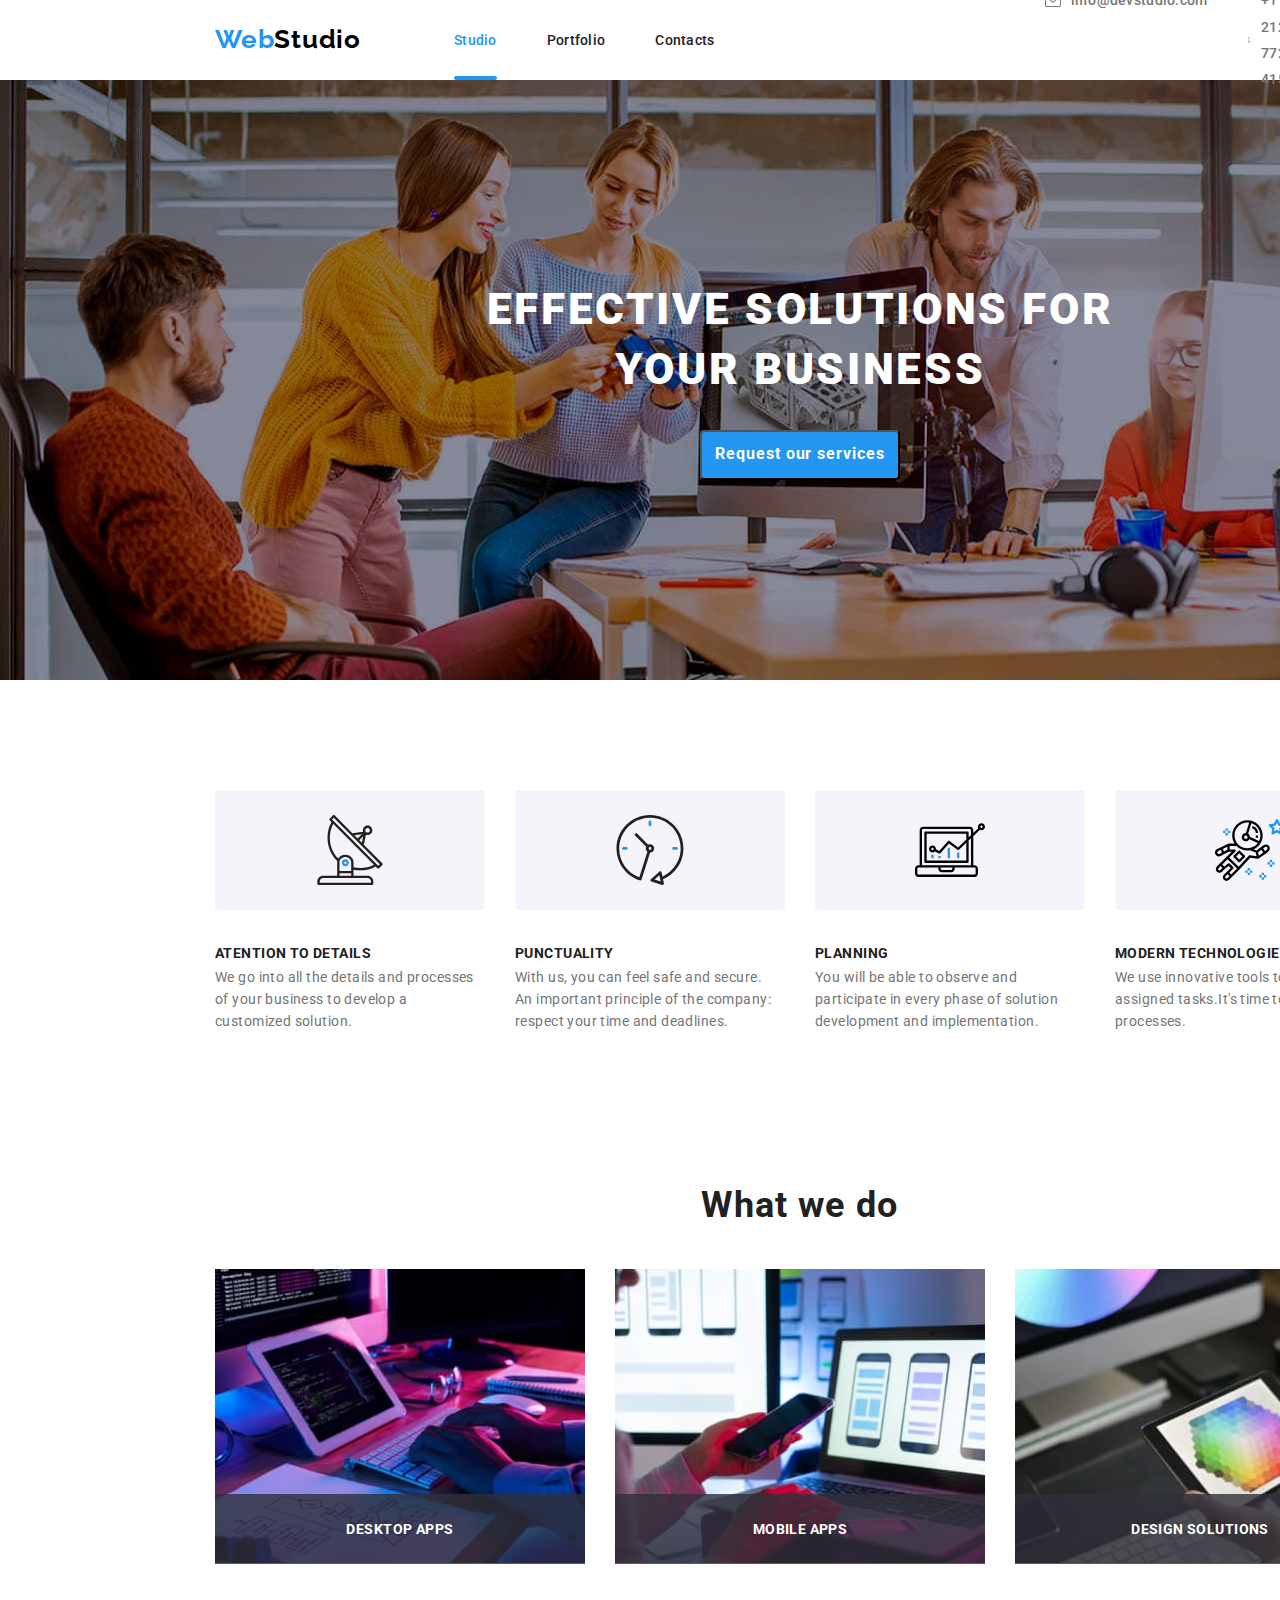
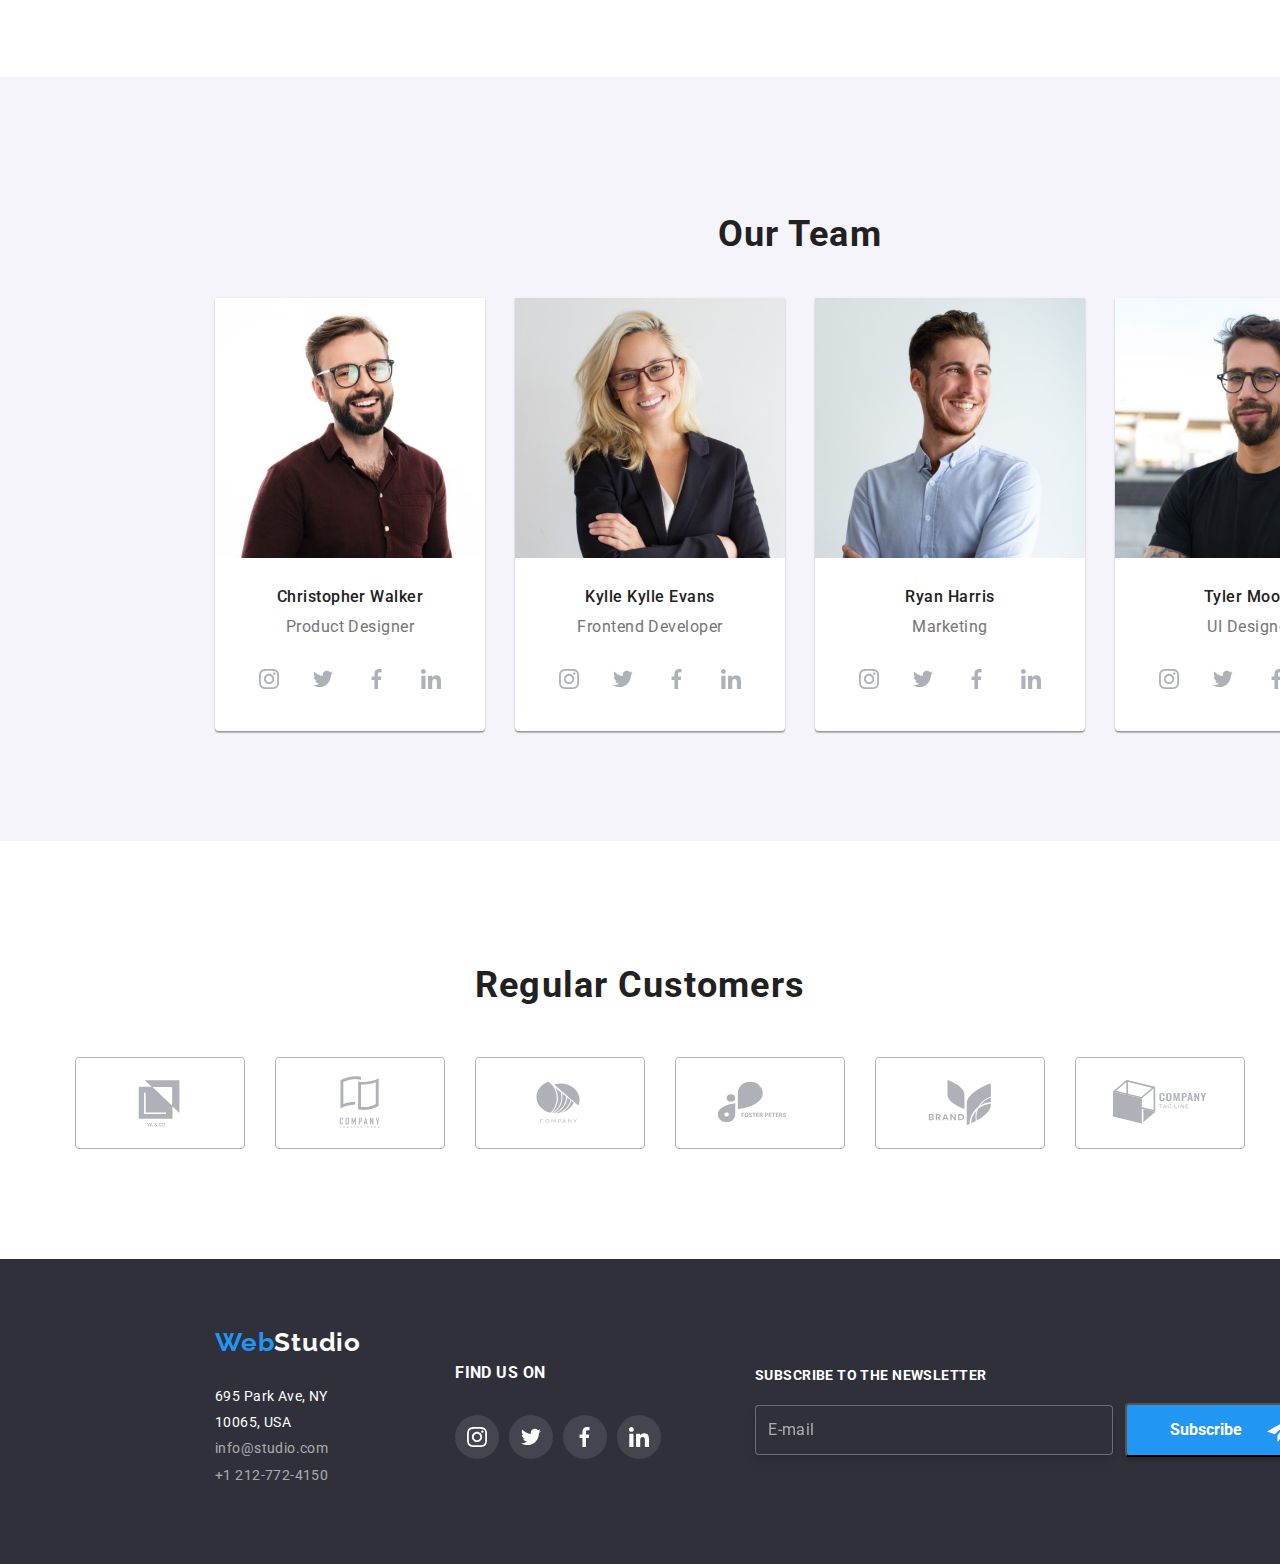
<file: index.html>
<!DOCTYPE html>
<html lang="en">
  <head>
    <meta charset="UTF-8" />
    <meta http-equiv="X-UA-Compatible" content="IE=edge" />
    <meta name="viewport" content="width=device-width, initial-scale=1.0" />
    <link rel="stylesheet" href="modern-nomalize.css" />
    <link rel="stylesheet" href="style.css" />
    <title>WebStudio</title>
  </head>
  <body>
    <!-- Header -->
    <header class="header-studio">
      <div class="container">
        <a href="https://webstudio.is" class="webstudio-logo"
          ><span class="web">Web</span>Studio</a
        >
        <nav class="main-navigation">
          <ul class="nav-links">
            <li>
              <a
                href="index.html"
                class="studio-link current-page current-page-text-color"
                >Studio</a
              >
            </li>
            <li>
              <a href="portfolio.html" class="portofolio-link">Portfolio</a>
            </li>
            <li>
              <a href="contacts" class="contacts-link">Contacts</a>
            </li>
          </ul>
        </nav>
        <ul class="header-adress">
          <li>
            <div class="header-icons">
              <a href="mailto:info@devstudio.com" aria-label="mail-icon">
                <svg class="mail-icon">
                  <use href="./images/icons.svg.svg#icon-envelope"></use>
                </svg>
                info@devstudio.com
              </a>
            </div>
          </li>
          <li></li>
          <li>
            <div class="header-icons">
              <a href="tel:+12127724150" aria-label="tel-icon">
                <svg class="tel-icon">
                  <use href="./images/icons.svg.svg#icon-smartphone"></use>
                </svg>
                +1 212-772-4150</a
              >
            </div>
          </li>
        </ul>
      </div>
    </header>

    <main>
      <!-- Hero section -->
      <section class="hero-section">
        <div class="container">
          <h1 id="title">EFFECTIVE SOLUTIONS FOR YOUR BUSINESS</h1>
          <button type="button" class="button" data-modal-open>
            Request our services
          </button>
        </div>
      </section>

      <!-- Ability section -->
      <section class="ability-section section">
        <div class="container">
          <ul>
            <li>
              <div class="div-icon">
                <svg>
                  <use href="./images/icons.svg.svg#icon-antenna"></use>
                </svg>
              </div>

              <h3>ATENTION TO DETAILS</h3>
              <p>
                We go into all the details and processes <br />of your business
                to develop a <br />customized solution.
              </p>
            </li>

            <li>
              <div class="div-icon">
                <svg>
                  <use href="./images/icons.svg.svg#icon-clock"></use>
                </svg>
              </div>

              <h3>PUNCTUALITY</h3>
              <p>
                With us, you can feel safe and secure. <br />
                An important principle of the company: <br />
                respect your time and deadlines.
              </p>
            </li>

            <li>
              <div class="div-icon">
                <svg>
                  <use href="./images/icons.svg.svg#icon-diagram"></use>
                </svg>
              </div>
              <h3>PLANNING</h3>
              <p>
                You will be able to observe and <br />
                participate in every phase of solution <br />
                development and implementation.
              </p>
            </li>

            <li>
              <div class="div-icon">
                <svg>
                  <use href="./images/icons.svg.svg#icon-astronaut"></use>
                </svg>
              </div>
              <h3>MODERN TECHNOLOGIES</h3>
              <p>
                We use innovative tools to solve <br />
                assigned tasks.It's time to simplify work <br />
                processes.
              </p>
            </li>
          </ul>
        </div>
      </section>
      <!-- "what we do" section -->
      <section class="what-we-do-section section">
        <div class="container">
          <h2>What we do</h2>
          <ul>
            <li class="what-we-do-img">
              <img
                src="./images/PC-img.jpg"
                alt="We working on computer"
                width="370"
              />
              <p>DESKTOP APPS</p>
            </li>
            <li class="what-we-do-img">
              <img
                src="./images/Phone-img.jpg"
                alt="We working on phone"
                width="370"
              />
              <p>Mobile APPS</p>
            </li>
            <li class="what-we-do-img">
              <img
                src="./images/Tablet-img.jpg"
                alt="We working on tablet"
                width="370"
              />
              <p>DESIGN SOLUTIONS</p>
            </li>
          </ul>
        </div>
      </section>
      <!-- Our Team Section -->
      <section class="our-team-section section">
        <div class="container">
          <h2>Our Team</h2>
          <ul>
            <li>
              <img
                src="./images/Christopher-Walker.jpg"
                alt="Photo"
                width="270"
              />
              <h4>Christopher Walker</h4>
              <p>Product Designer</p>
              <div class="card-social-link">
                <a
                  href="https://www.instagram.com/"
                  class="icon"
                  aria-label="Instagram"
                >
                  <svg>
                    <use href="./images/icons.svg.svg#icon-instagram"></use>
                  </svg>
                </a>
                <a
                  href="https://twitter.com/"
                  class="icon"
                  aria-label="Twitter"
                >
                  <svg>
                    <use href="./images/icons.svg.svg#icon-twitter"></use>
                  </svg>
                </a>
                <a
                  href="https://facebook.com/"
                  class="icon"
                  aria-label="Facebook"
                  ><svg>
                    <use href="./images/icons.svg.svg#icon-facebook"></use>
                  </svg>
                </a>
                <a
                  href="https://linkedin.com/"
                  class="icon"
                  aria-label="LinkedIn"
                >
                  <svg>
                    <use href="./images/icons.svg.svg#icon-linkedin"></use>
                  </svg>
                </a>
              </div>
            </li>
            <li>
              <img src="./images/Kylle-Evans.jpg" alt="Photo" width="270" />
              <h4>Kylle Kylle Evans</h4>
              <p>Frontend Developer</p>
              <div class="card-social-link">
                <a
                  href="https://www.instagram.com/"
                  class="icon"
                  aria-label="Instagram"
                >
                  <svg>
                    <use href="./images/icons.svg.svg#icon-instagram"></use>
                  </svg>
                </a>
                <a
                  href="https://twitter.com/"
                  class="icon"
                  aria-label="Twitter"
                >
                  <svg>
                    <use href="./images/icons.svg.svg#icon-twitter"></use>
                  </svg>
                </a>
                <a
                  href="https://facebook.com/"
                  class="icon"
                  aria-label="Facebook"
                  ><svg>
                    <use href="./images/icons.svg.svg#icon-facebook"></use>
                  </svg>
                </a>
                <a
                  href="https://linkedin.com/"
                  class="icon"
                  aria-label="LinkedIn"
                >
                  <svg>
                    <use href="./images/icons.svg.svg#icon-linkedin"></use>
                  </svg>
                </a>
              </div>
            </li>
            <li>
              <img src="./images/Ryan-Harris.jpg" alt="Photo" width="270" />
              <h4>Ryan Harris</h4>
              <p>Marketing</p>
              <div class="card-social-link">
                <a
                  href="https://www.instagram.com/"
                  class="icon"
                  aria-label="Instagram"
                >
                  <svg>
                    <use href="./images/icons.svg.svg#icon-instagram"></use>
                  </svg>
                </a>
                <a
                  href="https://twitter.com/"
                  class="icon"
                  aria-label="Twitter"
                >
                  <svg>
                    <use href="./images/icons.svg.svg#icon-twitter"></use>
                  </svg>
                </a>
                <a
                  href="https://facebook.com/"
                  class="icon"
                  aria-label="Facebook"
                  ><svg>
                    <use href="./images/icons.svg.svg#icon-facebook"></use>
                  </svg>
                </a>
                <a
                  href="https://linkedin.com/"
                  class="icon"
                  aria-label="LinkedIn"
                >
                  <svg>
                    <use href="./images/icons.svg.svg#icon-linkedin"></use>
                  </svg>
                </a>
              </div>
            </li>
            <li>
              <img src="./images/Tyler-Moore.jpg" alt="Photo" width="270" />
              <h4>Tyler Moore</h4>
              <p>UI Designer</p>
              <div class="card-social-link">
                <a
                  href="https://www.instagram.com/"
                  class="icon"
                  aria-label="Instagram"
                >
                  <svg>
                    <use href="./images/icons.svg.svg#icon-instagram"></use>
                  </svg>
                </a>
                <a
                  href="https://twitter.com/"
                  class="icon"
                  aria-label="Twitter"
                >
                  <svg>
                    <use href="./images/icons.svg.svg#icon-twitter"></use>
                  </svg>
                </a>
                <a
                  href="https://facebook.com/"
                  class="icon"
                  aria-label="Facebook"
                  ><svg>
                    <use href="./images/icons.svg.svg#icon-facebook"></use>
                  </svg>
                </a>
                <a
                  href="https://linkedin.com/"
                  class="icon"
                  aria-label="LinkedIn"
                >
                  <svg>
                    <use href="./images/icons.svg.svg#icon-linkedin"></use>
                  </svg>
                </a>
              </div>
            </li>
          </ul>
        </div>
      </section>
      <!-- Regular Customers section -->
      <section class="regular-customers-section">
        <div class="container">
          <h2>Regular Customers</h2>
          <ul>
            <li>
              <svg>
                <use href="./images/icons.svg.svg#icon-yaco-logo"></use>
              </svg>
            </li>
            <li>
              <svg>
                <use href="./images/icons.svg.svg#icon-company-logo"></use>
              </svg>
            </li>
            <li>
              <svg>
                <use href="./images/icons.svg.svg#icon-company-logo2"></use>
              </svg>
            </li>
            <li>
              <svg>
                <use href="./images/icons.svg.svg#icon-foster-logo"></use>
              </svg>
            </li>
            <li>
              <svg>
                <use href="./images/icons.svg.svg#icon-brand-logo"></use>
              </svg>
            </li>
            <li>
              <svg>
                <use
                  href="./images/icons.svg.svg#icon-company-tagline-logo"
                ></use>
              </svg>
            </li>
          </ul>
        </div>
      </section>
    </main>
    <!-- Footer -->
    <footer class="footer-section">
      <div class="container footer-container">
        <div class="adress-container">
          <a href="https://webstudio.is" class="webstudio-logo-footer"
            ><span class="web-footer">Web</span>Studio</a
          >
          <address>
            <ul>
              <li>
                <a class="efective-address">695 Park Ave, NY 10065, USA</a>
              </li>
              <li>
                <a href="mailto:info@studio.com">info@studio.com</a>
              </li>
              <li>
                <a href="tel:+1212-772-4150">+1 212-772-4150</a>
              </li>
            </ul>
          </address>
        </div>
        <div class="social-links-footer">
          <h4>FIND US ON</h4>
          <div class="social-links-icons">
            <a
              href="https://www.instagram.com/"
              class="icon"
              aria-label="Instagram"
            >
              <svg>
                <use href="./images/icons.svg.svg#icon-instagram"></use>
              </svg>
            </a>
            <a href="https://twitter.com/" class="icon" aria-label="Twitter">
              <svg>
                <use href="./images/icons.svg.svg#icon-twitter"></use>
              </svg>
            </a>
            <a href="https://facebook.com/" class="icon" aria-label="Facebook"
              ><svg>
                <use href="./images/icons.svg.svg#icon-facebook"></use>
              </svg>
            </a>
            <a href="https://linkedin.com/" class="icon" aria-label="LinkedIn">
              <svg>
                <use href="./images/icons.svg.svg#icon-linkedin"></use>
              </svg>
            </a>
          </div>
        </div>
        <div class="footer-subscribe-form">
          <h4>Subscribe to the newsletter</h4>
          <div class="input-button">
            <form class="footer-form" name="subscribe">
              <input type="email" name="email" placeholder="E-mail" />
              <button type="submit">
                Subscribe
                <svg>
                  <use href="./images/modalsign.svg.svg#icon-icon-send"></use>
                </svg>
              </button>
            </form>
          </div>
        </div>
      </div>
    </footer>

    <div class="modal is-hidden" data-modal>
      <div class="modal-content">
        <div>
          <button class="close-btn" data-modal-close>&times;</button>
          <div class="modal-form">
            <h4>Leave your information and we'll call you back</h4>
            <form class="form">
              <label class="form-group">
                <span class="label-text">Name</span>
                <input
                  type="text"
                  id="name"
                  name="name"
                  autocomplete="additional-name"
                />
                <svg class="input-icon">
                  <use
                    href="./images/modalsign.svg.svg#icon-person-black"
                  ></use>
                </svg>
              </label>

              <label class="form-group">
                <span class="label-text">Telephone</span>
                <input
                  type="tel"
                  id="telephone"
                  name="telephone"
                  autocomplete="tel"
                />
                <svg class="input-icon">
                  <use href="./images/modalsign.svg.svg#icon-phone-black"></use>
                </svg>
              </label>
              <label class="form-group">
                <span class="label-text">E-mail</span>
                <input
                  type="email"
                  id="email"
                  name="email"
                  autocomplete="email"
                />
                <svg class="input-icon">
                  <use href="./images/modalsign.svg.svg#icon-email-black"></use>
                </svg>
              </label>

              <label class="comments-form">
                <span class="label-text">Comments</span>
                <textarea
                  class="textarea"
                  id="comments"
                  rows="5"
                  placeholder="Enter the text"
                ></textarea>
              </label>
              <label class="checkbox">
                <input
                  class="checkbox-input"
                  type="checkbox"
                  name="checkbox"
                  required
                />

                <div class="checked-box">
                  <svg>
                    <use
                      href="./images/modalsign.svg.svg#icon-icon-check"
                    ></use>
                  </svg>
                </div>
                <div class="unchecked-box">
                  <svg>
                    <use
                      href="./images/modalsign.svg.svg#icon-unchecked-icon"
                    ></use>
                  </svg>
                </div>
                <span
                  >I agree with the letter and accept the
                  <a href="terms" class="terms">Terms and Conditions</a></span
                >
              </label>
              <button type="submit">Send</button>
            </form>
          </div>
        </div>
      </div>
    </div>

    <script src="./js/modal.js"></script>
  </body>
</html>
</file>
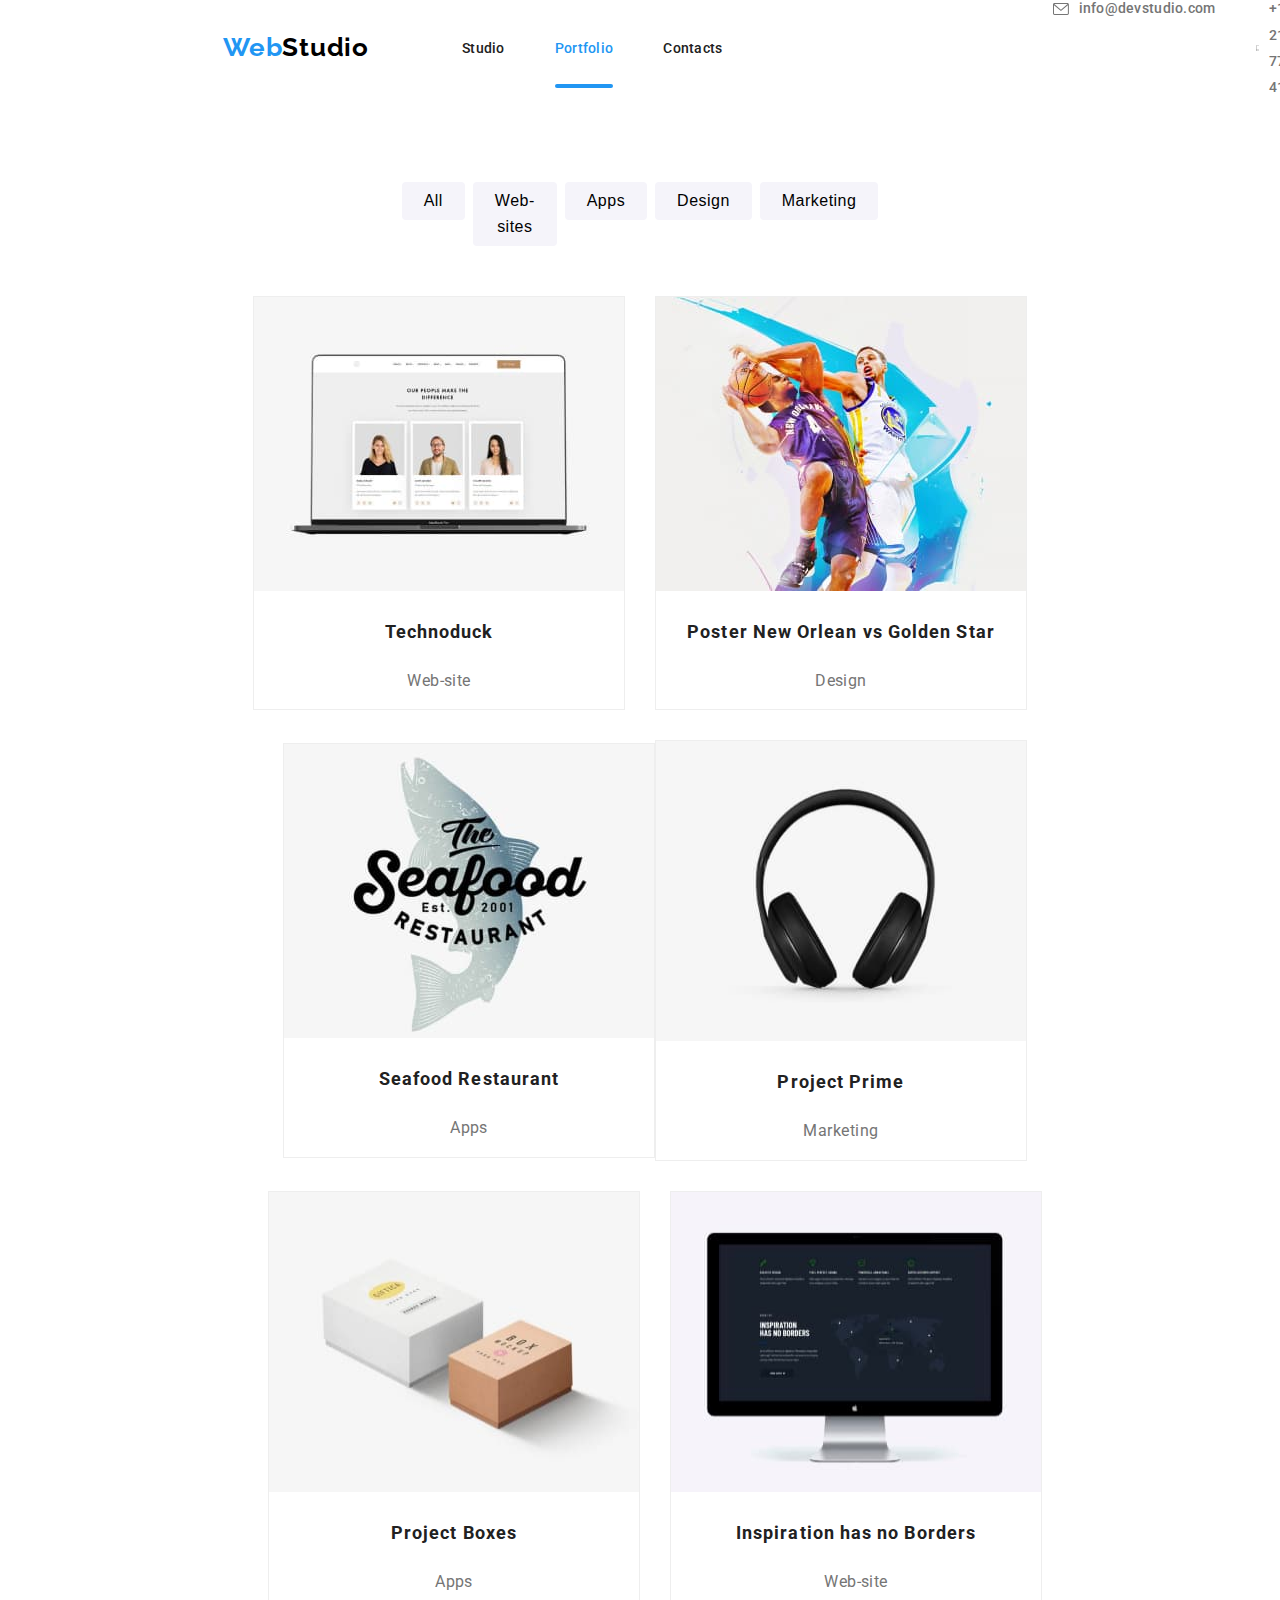
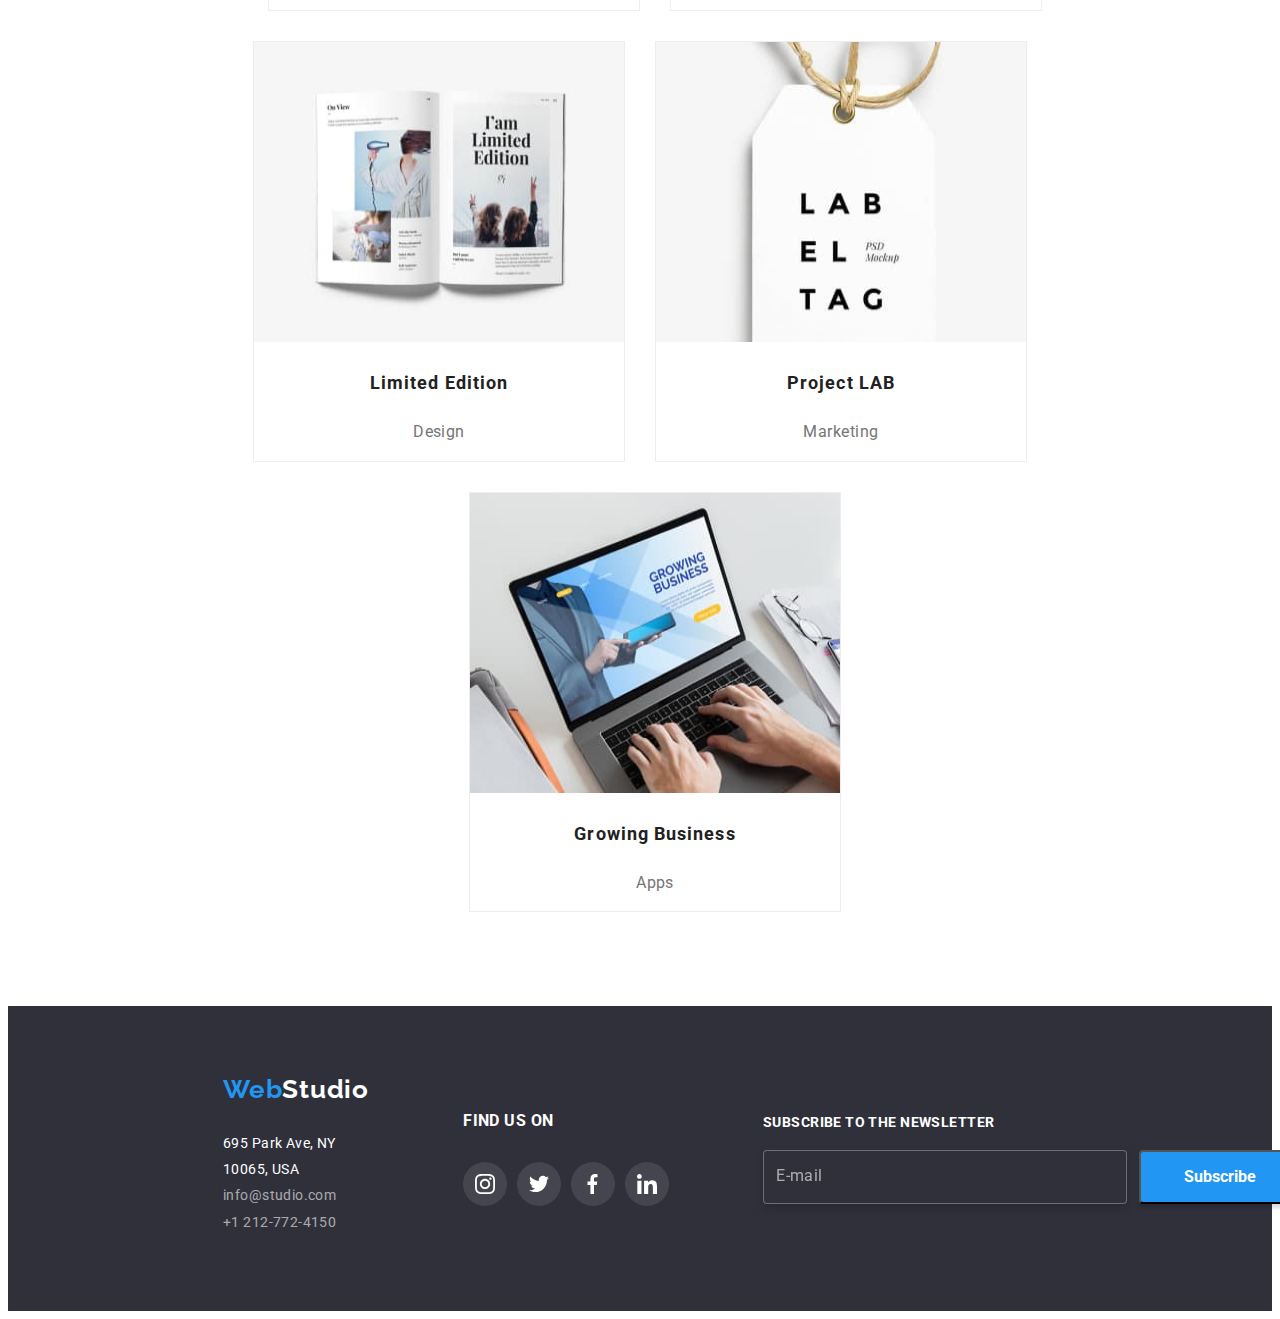
<file: portfolio.html>
<!DOCTYPE html>
<html lang="en">
  <head>
    <meta charset="UTF-8" />
    <meta http-equiv="X-UA-Compatible" content="IE=edge" />
    <meta name="viewport" content="width=device-width, initial-scale=1.0" />
    <link rel="stylesheet" href="style.css" />
    <title>WebStudio Portfolio</title>
  </head>
  <body>
    <!-- Header -->
    <header class="header-studio">
      <div class="container">
        <a href="https://webstudio.is" class="webstudio-logo"
          ><span class="web">Web</span>Studio</a
        >
        <nav class="main-navigation">
          <ul class="nav-links">
            <li>
              <a href="index.html" class="studio-link">Studio</a>
            </li>
            <li>
              <a
                href="portfolio.html"
                class="portofolio-link current-page current-page-text-color"
                >Portfolio</a
              >
            </li>
            <li>
              <a href="contacts" class="contacts-link">Contacts</a>
            </li>
          </ul>
        </nav>
        <ul class="header-adress">
          <li>
            <div class="header-icons">
              <a href="mailto:info@devstudio.com" aria-label="mail-icon"
                ><svg class="mail-icon">
                  <use href="./images/icons.svg.svg#icon-envelope"></use>
                </svg>
                info@devstudio.com
              </a>
            </div>
          </li>
          <li></li>
          <li>
            <div class="header-icons">
              <a href="tel:+12127724150" aria-label="tel-icon"
                ><svg class="tel-icon">
                  <use href="./images/icons.svg.svg#icon-smartphone"></use>
                </svg>
                +1 212-772-4150
              </a>
            </div>
          </li>
        </ul>
      </div>
    </header>
    <!-- Main Section -->
    <main>
      <ul class="portfolio-buttons container">
        <li>
          <button type="button">All</button>
        </li>
        <li>
          <button type="button">Web-sites</button>
        </li>
        <li>
          <button type="button">Apps</button>
        </li>
        <li>
          <button type="button">Design</button>
        </li>
        <li>
          <button type="button">Marketing</button>
        </li>
      </ul>
      <ul class="all-filters container">
        <li class="portfolio-cards">
          <div class="overflow">
            <img
              src="./images/technoduck.jpg"
              alt="laptop showing websites"
              width="370"
            />
            <div class="overlay">
              <p>
                Technoduck is a state-of-the-art coronavirus distribution
                platform. Companies use this platform for<br />
                digital espionage and attacks on competitors' secure servers.
              </p>
            </div>
          </div>
          <h4>Technoduck</h4>
          <p>Web-site</p>
        </li>
        <li class="portfolio-cards">
          <div class="overflow">
            <img
              src="./images/poster.jpg"
              alt="poster with basketball players"
              width="370"
            />
            <div class="overlay">
              <p>
                Technoduck is a state-of-the-art coronavirus distribution
                platform. Companies use this platform for<br />
                digital espionage and attacks on competitors' secure servers.
              </p>
            </div>
          </div>
          <h4>Poster New Orlean vs Golden Star</h4>
          <p>Design</p>
        </li>
        <li class="portfolio-cards">
          <div class="overflow">
            <img
              src="./images/seafood.jpg"
              alt="seafood restaurant logo"
              width="370"
            />
            <div class="overlay">
              <p>
                Technoduck is a state-of-the-art coronavirus distribution
                platform. Companies use this platform for<br />
                digital espionage and attacks on competitors' secure servers.
              </p>
            </div>
          </div>
          <h4>Seafood Restaurant</h4>
          <p>Apps</p>
        </li>
        <li class="portfolio-cards">
          <div class="overflow">
            <img
              src="images/project-prime.jpg"
              alt="photo with headphones"
              width="370"
              height="300"
            />
            <div class="overlay">
              <p>
                Technoduck is a state-of-the-art coronavirus distribution
                platform. Companies use this platform for<br />
                digital espionage and attacks on competitors' secure servers.
              </p>
            </div>
          </div>
          <h4>Project Prime</h4>
          <p>Marketing</p>
        </li>
        <li class="portfolio-cards">
          <div class="overflow">
            <img
              src="./images/project-boxes.jpg"
              alt="photo with 2 boxes"
              width="370"
              height="300"
            />
            <div class="overlay">
              <p>
                Technoduck is a state-of-the-art coronavirus distribution
                platform. Companies use this platform for<br />
                digital espionage and attacks on competitors' secure servers.
              </p>
            </div>
          </div>
          <h4>Project Boxes</h4>
          <p>Apps</p>
        </li>
        <li class="portfolio-cards">
          <div class="overflow">
            <img
              src="./images/inspiration.jpg"
              alt="searching on internet from
          pc"
              width="370"
              height="300"
            />
            <div class="overlay">
              <p>
                Technoduck is a state-of-the-art coronavirus distribution
                platform. Companies use this platform for<br />
                digital espionage and attacks on competitors' secure servers.
              </p>
            </div>
          </div>
          <h4>Inspiration has no Borders</h4>
          <p>Web-site</p>
        </li>
        <li class="portfolio-cards">
          <div class="overflow">
            <img
              src="./images/limited-edition.jpg"
              alt="limited edition book"
              width="370"
              height="300"
            />
            <div class="overlay">
              <p>
                Technoduck is a state-of-the-art coronavirus distribution
                platform. Companies use this platform for<br />
                digital espionage and attacks on competitors' secure servers.
              </p>
            </div>
          </div>
          <h4>Limited Edition</h4>
          <p>Design</p>
        </li>
        <li class="portfolio-cards">
          <div class="overflow">
            <img
              src="./images/project-lab.jpg"
              alt="photo with label tag"
              width="370"
              height="300"
            />
            <div class="overlay">
              <p>
                Technoduck is a state-of-the-art coronavirus distribution
                platform. Companies use this platform for<br />
                digital espionage and attacks on competitors' secure servers.
              </p>
            </div>
          </div>
          <h4>Project LAB</h4>
          <p>Marketing</p>
        </li>
        <li class="portfolio-cards">
          <div class="overflow">
            <img
              src="./images/growing-business.jpg"
              alt="accesing on laptop
          growing bussines app"
              width="370"
              height="300"
            />
            <div class="overlay">
              <p>
                Technoduck is a state-of-the-art coronavirus distribution
                platform. Companies use this platform for<br />
                digital espionage and attacks on competitors' secure servers.
              </p>
            </div>
          </div>
          <h4>Growing Business</h4>
          <p>Apps</p>
        </li>
      </ul>
    </main>
    <!-- Footer -->
    <footer class="footer-section portfolio-footer">
      <div class="container footer-container">
        <div class="adress-container">
          <a href="https://webstudio.is" class="webstudio-logo-footer"
            ><span class="web-footer">Web</span>Studio</a
          >
          <address>
            <ul>
              <li>
                <a class="efective-address">695 Park Ave, NY 10065, USA</a>
              </li>
              <li>
                <a href="mailto:info@studio.com">info@studio.com</a>
              </li>
              <li>
                <a href="tel:+1212-772-4150">+1 212-772-4150</a>
              </li>
            </ul>
          </address>
        </div>
        <div class="social-links-footer">
          <h4>FIND US ON</h4>
          <div class="social-links-icons">
            <a
              href="https://www.instagram.com/"
              class="icon"
              aria-label="Instagram"
            >
              <svg>
                <use href="./images/icons.svg.svg#icon-instagram"></use>
              </svg>
            </a>
            <a href="https://twitter.com/" class="icon" aria-label="Twitter">
              <svg><use href="./images/icons.svg.svg#icon-twitter"></use></svg>
            </a>
            <a href="https://facebook.com/" class="icon" aria-label="Facebook"
              ><svg>
                <use href="./images/icons.svg.svg#icon-facebook"></use>
              </svg>
            </a>
            <a href="https://linkedin.com/" class="icon" aria-label="LinkedIn">
              <svg><use href="./images/icons.svg.svg#icon-linkedin"></use></svg>
            </a>
          </div>
        </div>
        <div class="footer-subscribe-form">
          <h4>Subscribe to the newsletter</h4>
          <div class="input-button">
            <form class="footer-form" name="subscribe">
              <input type="email" name="email" placeholder="E-mail" />
              <button type="submit">
                Subscribe
                <svg>
                  <use href="./images/modalsign.svg.svg#icon-icon-send"></use>
                </svg>
              </button>
            </form>
          </div>
        </div>
      </div>
    </footer>
  </body>
</html>
</file>
<file: style.css>
@import url("https://fonts.googleapis.com/css2?family=Anuphan:wght@600&family=Montserrat:ital,wght@0,400;1,700&family=Open+Sans:wght@400;600;700&family=Raleway:wght@700&family=Roboto:wght@400;500;700;900&display=swap");
/* General Styles */
body {
  font-family: "Roboto";
  color: #212121;
}
h1,
h2,
h3,
h4,
h5,
h6 {
  font-weight: 700;
  letter-spacing: 0.03em;
}

p {
  font-weight: 400;
  letter-spacing: 0.03em;
  color: #757575;
}
button {
  cursor: pointer;
}
ul {
  list-style-type: none;
}
.section > div {
  padding: 94px 215px 94px 215px;
}
.section li + li {
  margin-left: 30px;
}
.section ul {
  display: flex;
  padding-inline-start: 0;
}
.container {
  max-width: 1600px;
  margin: 0 auto;
}

/* Header Section Styles */

.header-studio .container {
  display: flex;
  background-color: #ffffff;
  align-items: center;
  height: 80px;
}
.header-studio ul {
  display: flex;
}
.webstudio-logo {
  margin-left: 215px;
  font-family: "Raleway";
  font-weight: 700;
  font-size: 26px;
  line-height: 1.84;
  letter-spacing: 0.03em;
  text-decoration: none;
  color: #000;
}
.web {
  color: #2196f3;
}
.nav-links a {
  font-weight: 500;
  font-size: 14px;
  line-height: 1.88;
  letter-spacing: 0.02em;
  text-decoration: none;
  color: #212121;
  transition: color 250ms cubic-bezier(0.4, 0, 0.2, 1);
}
.nav-links {
  padding-inline-start: 0;
  margin-left: 93px;
  margin-block-end: 0;
  margin-block-start: 0;
}
.nav-links li {
  position: relative;
}
.nav-links .current-page::after {
  position: absolute;
  content: "";
  background: #2196f3;
  border-radius: 2px;
  height: 4px;
  width: 100%;
  bottom: 5px;
  left: 0;
}
.nav-links .current-page-text-color {
  color: #2196f3;
}

.header-adress a {
  font-weight: 500;
  font-size: 14px;
  line-height: 1.88;
  letter-spacing: 0.02em;
  text-decoration: none;
  color: #757575;
  transition: color 250ms cubic-bezier(0.4, 0, 0.2, 1);
}
.header-adress .header-icons .mail-icon {
  width: 16px;
  height: 12px;
}
.header-adress .header-icons .tel-icon {
  width: 10px;
  height: 16px;
}
.header-adress .header-icons svg {
  margin-right: 10px;
}
.header-icons a {
  display: flex;
  align-items: center;
}
.nav-links li + li {
  margin-left: 50px;
}
.nav-links li {
  padding-top: 32px;
  padding-bottom: 32px;
}

.header-adress li + li {
  margin-left: 20px;
}
.header-adress {
  padding-inline-start: 0;
  margin-left: 330px;
}

.nav-links a:hover,
.nav-links a:focus,
.header-adress a:hover,
.header-adress a:focus {
  cursor: pointer;
  color: #2196f3;
}
/* Footer Section Styles */

.webstudio-logo-footer {
  font-family: "Raleway";
  font-weight: 700;
  font-size: 26px;
  line-height: 1.84;
  letter-spacing: 0.03em;
  text-decoration: none;
  color: #ffffff;
}
.web-footer {
  color: #2196f3;
}
.footer-section {
  background: #2f303a;
}
.footer-section > div {
  padding-top: 60px;
  padding-left: 215px;
  padding-bottom: 60px;
}
.footer-section ul {
  padding-inline-start: 0;
}
.efective-address {
  font-weight: 400;
  font-size: 14px;
  line-height: 1.88;
  letter-spacing: 0.03em;
  color: #ffffff;
  text-decoration: none;
}
address a {
  font-style: normal;
  font-weight: 400;
  font-size: 14px;
  line-height: 1.88;
  letter-spacing: 0.03em;
  color: #ffffff99;
  text-decoration: none;
  transition: color 250ms cubic-bezier(0.4, 0, 0.2, 1);
}
.footer-container {
  display: flex;
  gap: 94px;
  align-items: center;
}
.social-links-footer {
  display: flex;
  flex-direction: column;
}
.social-links-footer h4 {
  margin-block-start: 0;
  margin-block-end: 0;
  color: #ffffff;
  margin-bottom: 32px;
}
.social-links-footer .social-links-icons {
  display: flex;
  justify-content: flex-start;
  gap: 10px;
}
.social-links-footer .social-links-icons .icon svg {
  height: 20px;
  width: 20px;
  color: #ffffff;
}
.social-links-footer .social-links-icons .icon {
  display: flex;
  justify-content: center;
  align-items: center;
  background: #ffffff1a;
  width: 44px;
  height: 44px;
  border-radius: 100px;
  transition: background-color 250ms cubic-bezier(0.4, 0, 0.2, 1);
}

address a:hover,
address a:focus {
  cursor: pointer;
  color: #2196f3;
}
.social-links-footer .social-links-icons .icon:focus,
.social-links-footer .social-links-icons .icon:hover {
  cursor: pointer;
  background: #2196f3;
}
/* footer form styles */

.footer-subscribe-form {
  display: flex;
  flex-direction: column;
}
.footer-form button {
  display: flex;
  align-items: center;
  justify-content: center;
  margin-left: 12px;
  gap: 25px;
  font-family: "Roboto";
  font-style: normal;
  font-weight: 700;
  font-size: 16px;
  line-height: 30px;
  color: #ffffff;
  background: #2196f3;
  padding: 10px 28px 10px 43px;
  box-shadow: 0px 4px 4px rgba(0, 0, 0, 0.15);
  border-radius: 4px;
}
.footer-form svg {
  width: 24px;
  height: 24px;
}
.footer-subscribe-form h4 {
  padding-bottom: 20px;
  font-family: "Roboto";
  font-style: normal;
  font-weight: 700;
  font-size: 14px;
  line-height: 16px;
  letter-spacing: 0.03em;
  text-transform: uppercase;
  color: #ffffff;
  margin-block-end: 0;
  margin-block-start: 0;
}
.footer-subscribe-form .input-button .footer-form {
  display: flex;
  align-items: center;
}
.footer-subscribe-form input {
  background: #2f303a;
  border: 1px solid rgba(255, 255, 255, 0.3);
  filter: drop-shadow(0px 4px 4px rgba(0, 0, 0, 0.15));
  border-radius: 4px;
  height: 50px;
  width: 358px;
}
.footer-subscribe-form input::placeholder {
  color: #ffffff99;
  padding-left: 10px;
  font-family: "Roboto";
  font-style: normal;
  font-weight: 400;
  font-size: 16px;
  line-height: 20px;
  letter-spacing: 0.03em;
}

/* INDEX.HTLM PAGE Styles */
/* Hero Section Styles */

.hero-section {
  display: flex;
  flex-direction: column;
  align-items: center;
  background: url("./images/hero-background-image.jpg") #2f303a66;
  background-size: cover;
  margin-block-end: 0;
}
.hero-section h1 {
  padding-top: 200px;
  padding-left: 452px;
  padding-right: 452px;
  margin-block-end: 0;
  margin-block-start: 0;
  font-weight: 900;
  font-size: 44px;
  line-height: 1.36;
  text-align: center;
  letter-spacing: 0.06em;
  text-transform: uppercase;
  color: #ffffff;
}
.hero-section .button {
  margin: 30px 700px 200px 700px;
  font-weight: 700;
  font-size: 16px;
  line-height: 1.53;
  text-align: center;
  letter-spacing: 0.06em;
  color: #ffffff;
  background: #2196f3;
  width: 200px;
  height: 50px;
  box-shadow: 0px 4px 4px #00000026;
  border-radius: 4px;
}
/* Ability Section Styles */
.ability-section div {
  padding-bottom: 0;
}
.ability-section h3 {
  font-size: 14px;
  line-height: 1.88;
  text-transform: uppercase;
  margin-block-end: 0;
  margin-block-start: 0;
}
.ability-section p {
  font-size: 14px;
  line-height: 1.58;
  margin-block-end: 0;
  margin-block-start: 0;
}
.ability-section svg {
  width: 70px;
  height: 70px;
}
.ability-section .div-icon {
  display: flex;
  justify-content: center;
  align-items: center;
  width: 270px;
  height: 120px;
  background: #f5f4fa;
  border-radius: 4px;
  margin-bottom: 30px;
}

/* "What we do" Section Styles */
.what-we-do-section h2 {
  font-size: 36px;
  line-height: 1.86;
  margin-left: 486px;
}
.what-we-do-section .what-we-do-img {
  position: relative;
}
.what-we-do-section p {
  font-family: "Roboto";
  font-style: normal;
  font-weight: 700;
  line-height: 16px;
  font-size: 14px;
  line-height: 16px;
  text-transform: uppercase;
  background: rgba(47, 48, 58, 0.8);
  color: #ffffff;
  position: absolute;
  bottom: 3px;
  overflow: hidden;
  width: 370px;
  height: 70px;
  display: flex;
  justify-content: center;
  align-items: center;
  margin-block-end: 0;
  margin-block-start: 0;
}
/* Our team Section Styles */
.our-team-section {
  background-color: #f5f4fa;
}
.our-team-section h2 {
  font-size: 36px;
  line-height: 1.86;
  margin-left: 503px;
}
.our-team-section h4 {
  font-weight: 500;
  font-size: 16px;
  line-height: 1.84;
  text-align: center;
  margin-block-start: 0;
  margin-block-end: 0;
  padding-top: 20px;
}
.our-team-section p {
  font-size: 16px;
  line-height: 1.84;
  text-align: center;
  margin-block-start: 0;
  margin-block-end: 0;
}
.our-team-section li {
  background-color: #ffffff;
  border-radius: 0px 0px 4px 4px;
  box-shadow: 0px 1px 3px #0000001f, 0px 1px 1px #00000024,
    0px 2px 1px #00000033;
}
.card-social-link {
  display: flex;
  justify-content: center;
  gap: 10px;
  padding-top: 16px;
  padding-bottom: 30px;
}
.card-social-link svg {
  width: 20px;
  height: 20px;
}

.card-social-link a {
  color: #afb1b8;
  display: flex;
  justify-content: center;
  align-items: center;
  width: 44px;
  height: 44px;
  border-radius: 100px;
  transition: background-color 250ms cubic-bezier(0.4, 0, 0.2, 1);
}

.card-social-link a:hover,
.card-social-link a:focus {
  cursor: pointer;
  color: #ffffff;
  background: #2196f3;
}

/* Regular Curstomers Section Styles */

.regular-customers-section {
  padding-top: 94px;
  padding-bottom: 94px;
}

.regular-customers-section h2 {
  font-size: 36px;
  line-height: 1.16;
  text-align: center;
}
.regular-customers-section .container ul li {
  display: flex;
  justify-content: center;
  align-items: center;
  width: 170px;
  height: 92px;
  border: 1px solid #afb1b8;
  border-radius: 4px;
  transition: color 250ms cubic-bezier(0.4, 0, 0.2, 1);
}
.regular-customers-section .container ul {
  display: flex;
  justify-content: center;
  gap: 30px;
  margin-top: 50px;
  color: #afb1b8;
}
.regular-customers-section svg {
  width: 106px;
  height: 60px;
}
.regular-customers-section .container ul li:hover,
.regular-customers-section .container ul li:focus {
  cursor: pointer;
  color: #2196f3;
  border: 1px solid #2196f3;
}
/* PORTFOLIO PAGE Styles*/

/* Main Section Styles */

.portfolio-buttons button {
  font-weight: 500;
  font-size: 16px;
  line-height: 1.62;
  letter-spacing: 0.03em;
  border: 0;
  background: #f5f4fa;
  padding: 6px 22px 6px 22px;
  border-radius: 4px;
}
.portfolio-buttons {
  display: flex;
  justify-content: center;
  margin-left: 542px;
  margin-right: 542px;
  margin-top: 94px;
  margin-bottom: 20px;
  padding-inline-start: 0px;
}
.portfolio-buttons button {
  transition: background-color 250ms cubic-bezier(0.4, 0, 0.2, 1);
}

.portfolio-buttons li + li {
  margin-left: 8px;
}
.portfolio-buttons button:hover,
.portfolio-buttons button:focus {
  cursor: pointer;
  background-color: #2196f3;
  color: #ffffff;
  box-shadow: 0px 3px 1px #0000001a, 0px 1px 2px #00000014,
    0px 2px 2px #0000001f;
}
.all-filters h4 {
  text-align: center;
  font-size: 18px;
  line-height: 1.45;
  letter-spacing: 0.06em;
}
.all-filters p {
  text-align: center;
  font-size: 16px;
  line-height: 1.53;
}
.all-filters li {
  margin-left: 30px;
  margin-top: 30px;
}
.all-filters {
  display: flex;
  flex-wrap: wrap;
  align-items: center;
  justify-content: center;
  margin-left: 215px;
  margin-right: 215px;
  margin-bottom: 0;
  margin-top: 0;
  padding-inline-start: 0;
  padding-bottom: 94px;
}
.all-filters .overflow {
  position: relative;
}
.portfolio-cards .overflow {
  overflow: hidden;
}
.portfolio-cards .overlay {
  position: absolute;
  width: 100%;
  height: 100%;
  background: #2196f3e6;
  bottom: 0;
  left: 0;
  transform: translatey(100%);
  transition: transform 250ms cubic-bezier(0.4, 0, 0.2, 1);
}
.portfolio-cards .overlay p {
  font-family: "Roboto";
  font-style: normal;
  color: #ffffff;
  padding: 63px 24px 91px 24px;
  text-align: left;
}

.all-filters li {
  border: 1px solid #eeeeee;
}

.all-filters li:nth-child(3n + 1) {
  margin-left: 0;
}
.all-filters .portfolio-cards:hover .overlay {
  transform: translatey(0);
}
.all-filters li:hover,
.all-filters li:focus {
  cursor: pointer;
  box-shadow: 0px 1px 1px #0000001f, 0px 4px 4px #0000000f,
    1px 4px 6px #00000029;
}

/* Modal Styles*/

.modal {
  position: fixed;
  top: 0;
  bottom: 0;
  left: 0;
  right: 0;
  background: #00000033;
  display: flex;
  justify-content: center;
  align-items: center;
  opacity: 1;
  transition: opacity 250ms cubic-bezier(0.4, 0, 0.2, 1);
  transition: transform 250ms cubic-bezier(0.4, 0, 0.2, 1);
}

.is-hidden {
  transform: scale(1.1);
  pointer-events: auto;
  opacity: 0;
  visibility: hidden;
}

.modal-content {
  width: 528px;
  height: 581px;
  background: #ffffff;
  box-shadow: 0px 1px 3px rgba(0, 0, 0, 0.12), 0px 1px 1px rgba(0, 0, 0, 0.14),
    0px 2px 1px rgba(0, 0, 0, 0.2);
  border-radius: 4px;
  position: relative;
}

.close-btn {
  position: absolute;
  right: 8px;
  top: 8px;
  width: 30px;
  height: 30px;
  background: #ffffff;
  border: 1px solid rgba(0, 0, 0, 0.1);
  border-radius: 40px;
}
.modal-form h4 {
  margin-block-end: 0;
  margin-block-start: 0;
  padding-top: 40px;
  padding-bottom: 12px;
  font-family: "Roboto";
  font-style: normal;
  font-weight: 700;
  font-size: 20px;
  line-height: 23px;
  text-align: center;
  letter-spacing: 0.03em;

  color: #212121;
}
.modal-form {
  display: flex;
  flex-direction: column;
  align-items: center;
}
.modal-form .form {
  display: flex;
  flex-direction: column;
  align-items: center;
  gap: 10px;
}

.form .form-group {
  transition: color 250ms cubic-bezier(0.4, 0, 0.2, 1);
  display: flex;
  flex-direction: column;
  position: relative;
  gap: 4px;
  font-family: "Roboto";
  font-style: normal;
  font-weight: 400;
  font-size: 12px;
  line-height: 14px;
  letter-spacing: 0.01em;
}
.form .form-group input {
  width: 448px;
  height: 40px;
  border: 1px solid #21212133;
  border-radius: 4px;
  padding-left: 35px;
}
.form .form-group .label-text {
  transition: color 250ms cubic-bezier(0.4, 0, 0.2, 1);
  color: #757575;
}
.form-group .input-icon {
  transition: color 250ms cubic-bezier(0.4, 0, 0.2, 1);
  position: absolute;
  width: 17px;
  left: 10px;
  bottom: -55px;
}
.form .comments-form {
  transition: color 250ms cubic-bezier(0.4, 0, 0.2, 1);
  display: flex;
  flex-direction: column;
  gap: 4px;
  font-family: "Roboto";
  font-style: normal;
  font-weight: 400;
  font-size: 12px;
  line-height: 14px;
  letter-spacing: 0.01em;
  color: #757575;
}
.form .comments-form textarea {
  width: 448px;
  height: 120px;
  border: 1px solid rgba(33, 33, 33, 0.2);
  border-radius: 4px;
  padding: 12px 16px;
}

.form button {
  font-family: "Roboto";
  font-style: normal;
  font-weight: 700;
  font-size: 16px;
  line-height: 30px;
  letter-spacing: 0.06em;
  color: #ffffff;
  padding: 10px 80px;
  background: #2196f3;
  box-shadow: 0px 4px 4px rgba(0, 0, 0, 0.15);
  border-radius: 4px;
}

.form .checkbox {
  font-family: "Roboto";
  font-style: normal;
  font-weight: 400;
  font-size: 14px;
  line-height: 24px;
  letter-spacing: 0.03em;
  color: #757575;
}
.checked-box svg,
.unchecked-box svg {
  width: 16px;
  height: 15px;
}
.checkbox {
  position: relative;
}
.checkbox-input {
  visibility: hidden;
}
.checked-box {
  top: 2px;
  left: -4px;
  display: none;
  position: absolute;
}
.unchecked-box {
  top: 2px;
  left: -4px;
  display: block;
  position: absolute;
}
.checkbox-input:checked ~ .unchecked-box {
  display: none;
}
.checkbox-input:checked + .checked-box {
  display: block;
}

.form .checkbox .terms {
  color: #2196f3;
}

.form-group:focus-within {
  transform: translatey(0);
  color: #2196f3;
}

.form-group:focus-within .label-text {
  color: #2196f3;
  transform: translatey(0);
}
.form-group:focus-within .input-icon {
  transform: translatey(0);
  color: #2196f3;
}
.form-group:focus-within input {
  outline: none;
  border-color: #2196f3;
}

.comments-form:focus-within {
  transform: translatey(0);
  color: #2196f3;
}

.comments-form:focus-within textarea {
  outline: none;
  border-color: #2196f3;
}
</file>
<file: modern-nomalize.css>
/*! modern-normalize v1.1.0 | MIT License | https://github.com/sindresorhus/modern-normalize */

/*
Document
========
*/

/**
Use a better box model (opinionated).
*/

*,
::before,
::after {
	box-sizing: border-box;
}

html {
	/* Improve consistency of default fonts in all browsers. (https://github.com/sindresorhus/modern-normalize/issues/3) */
	font-family:
		system-ui,
		'Segoe UI',
		Roboto,
		Helvetica,
		Arial,
		sans-serif,
		'Apple Color Emoji',
		'Segoe UI Emoji';
	line-height: 1.15; /* 1. Correct the line height in all browsers. */
	-webkit-text-size-adjust: 100%; /* 2. Prevent adjustments of font size after orientation changes in iOS. */
	-moz-tab-size: 4; /* 3. Use a more readable tab size (opinionated). */
	tab-size: 4; /* 3 */
}

/*
Sections
========
*/

body {
	margin: 0; /* Remove the margin in all browsers. */
}

/*
Grouping content
================
*/

/**
1. Add the correct height in Firefox.
2. Correct the inheritance of border color in Firefox. (https://bugzilla.mozilla.org/show_bug.cgi?id=190655)
*/

hr {
	height: 0; /* 1 */
	color: inherit; /* 2 */
}

/*
Text-level semantics
====================
*/

/**
Add the correct text decoration in Chrome, Edge, and Safari.
*/

abbr[title] {
	text-decoration: underline dotted;
}

/**
Add the correct font weight in Edge and Safari.
*/

b,
strong {
	font-weight: bolder;
}

/**
1. Improve consistency of default fonts in all browsers. (https://github.com/sindresorhus/modern-normalize/issues/3)
2. Correct the odd 'em' font sizing in all browsers.
*/

code,
kbd,
samp,
pre {
	font-family:
		ui-monospace,
		SFMono-Regular,
		Consolas,
		'Liberation Mono',
		Menlo,
		monospace; /* 1 */
	font-size: 1em; /* 2 */
}

/**
Add the correct font size in all browsers.
*/

small {
	font-size: 80%;
}

/**
Prevent 'sub' and 'sup' elements from affecting the line height in all browsers.
*/

sub,
sup {
	font-size: 75%;
	line-height: 0;
	position: relative;
	vertical-align: baseline;
}

sub {
	bottom: -0.25em;
}

sup {
	top: -0.5em;
}

/*
Tabular data
============
*/

/**
1. Remove text indentation from table contents in Chrome and Safari. (https://bugs.chromium.org/p/chromium/issues/detail?id=999088, https://bugs.webkit.org/show_bug.cgi?id=201297)
2. Correct table border color inheritance in Chrome and Safari. (https://bugs.chromium.org/p/chromium/issues/detail?id=935729, https://bugs.webkit.org/show_bug.cgi?id=195016)
*/

table {
	text-indent: 0; /* 1 */
	border-color: inherit; /* 2 */
}

/*
Forms
=====
*/

/**
1. Change the font styles in all browsers.
2. Remove the margin in Firefox and Safari.
*/

button,
input,
optgroup,
select,
textarea {
	font-family: inherit; /* 1 */
	font-size: 100%; /* 1 */
	line-height: 1.15; /* 1 */
	margin: 0; /* 2 */
}

/**
Remove the inheritance of text transform in Edge and Firefox.
*/

button,
select {
	text-transform: none;
}

/**
Correct the inability to style clickable types in iOS and Safari.
*/

button,
[type='button'],
[type='reset'],
[type='submit'] {
	-webkit-appearance: button;
}

/**
Remove the inner border and padding in Firefox.
*/

::-moz-focus-inner {
	border-style: none;
	padding: 0;
}

/**
Restore the focus styles unset by the previous rule.
*/

:-moz-focusring {
	outline: 1px dotted ButtonText;
}

/**
Remove the additional ':invalid' styles in Firefox.
See: https://github.com/mozilla/gecko-dev/blob/2f9eacd9d3d995c937b4251a5557d95d494c9be1/layout/style/res/forms.css#L728-L737
*/

:-moz-ui-invalid {
	box-shadow: none;
}

/**
Remove the padding so developers are not caught out when they zero out 'fieldset' elements in all browsers.
*/

legend {
	padding: 0;
}

/**
Add the correct vertical alignment in Chrome and Firefox.
*/

progress {
	vertical-align: baseline;
}

/**
Correct the cursor style of increment and decrement buttons in Safari.
*/

::-webkit-inner-spin-button,
::-webkit-outer-spin-button {
	height: auto;
}

/**
1. Correct the odd appearance in Chrome and Safari.
2. Correct the outline style in Safari.
*/

[type='search'] {
	-webkit-appearance: textfield; /* 1 */
	outline-offset: -2px; /* 2 */
}

/**
Remove the inner padding in Chrome and Safari on macOS.
*/

::-webkit-search-decoration {
	-webkit-appearance: none;
}

/**
1. Correct the inability to style clickable types in iOS and Safari.
2. Change font properties to 'inherit' in Safari.
*/

::-webkit-file-upload-button {
	-webkit-appearance: button; /* 1 */
	font: inherit; /* 2 */
}

/*
Interactive
===========
*/

/*
Add the correct display in Chrome and Safari.
*/

summary {
	display: list-item;
}
Footer
© 2023 GitHub, Inc.
Footer navigation
Terms
Privacy
Security
Status
Docs
Contact GitHub
Pricing
API
Training
Blog
About
</file>
